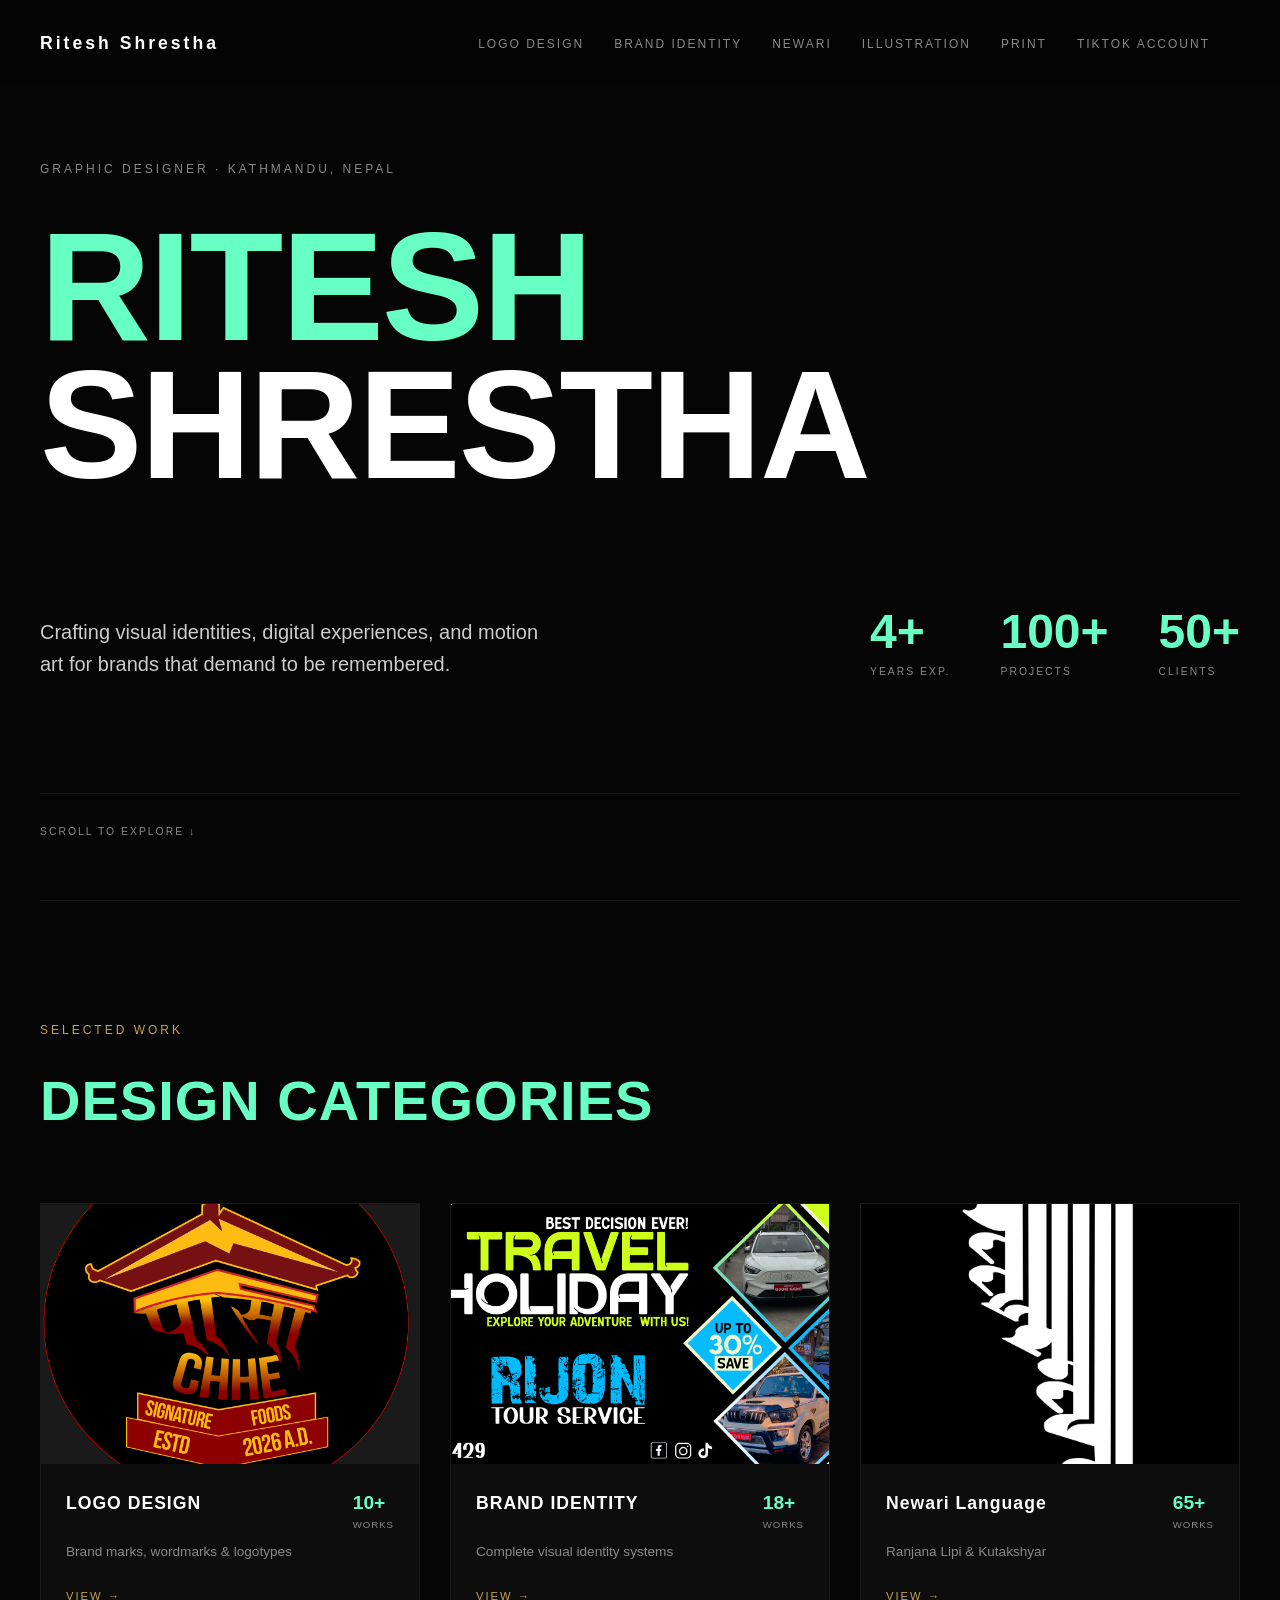
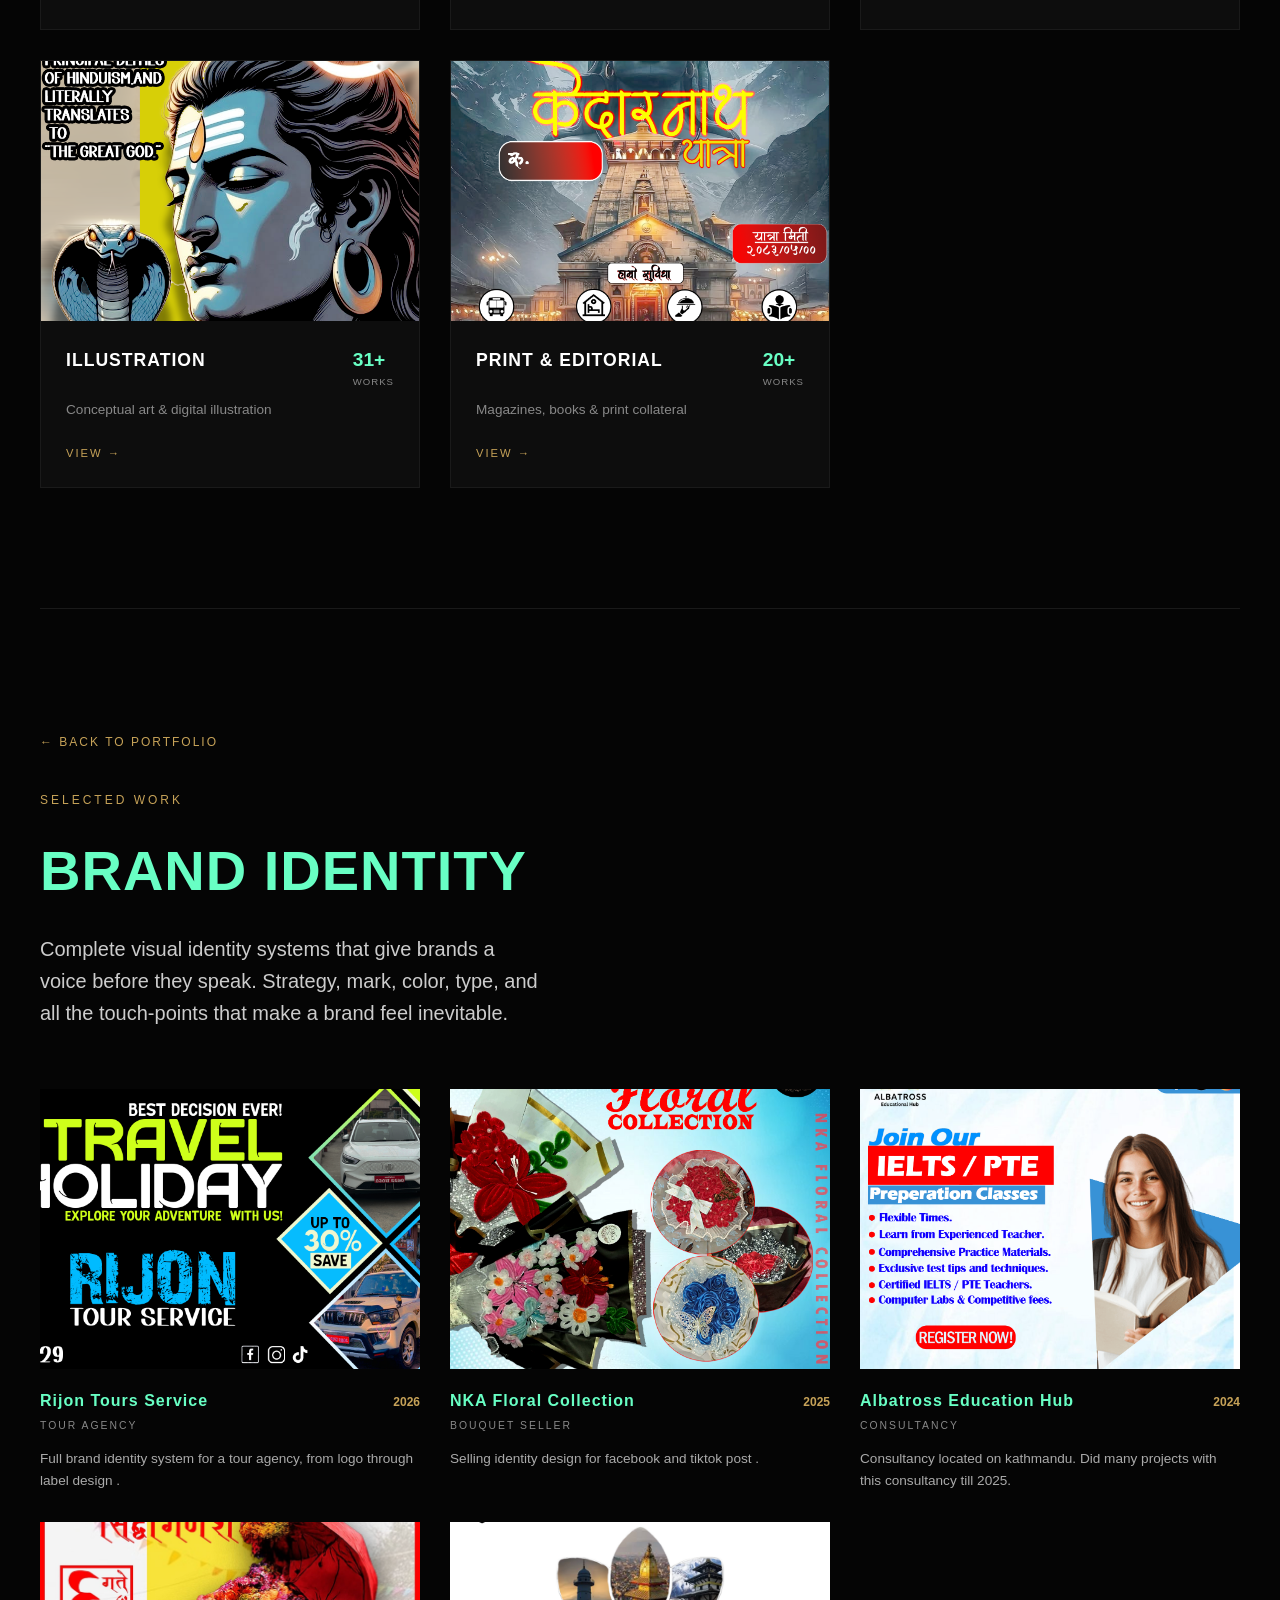
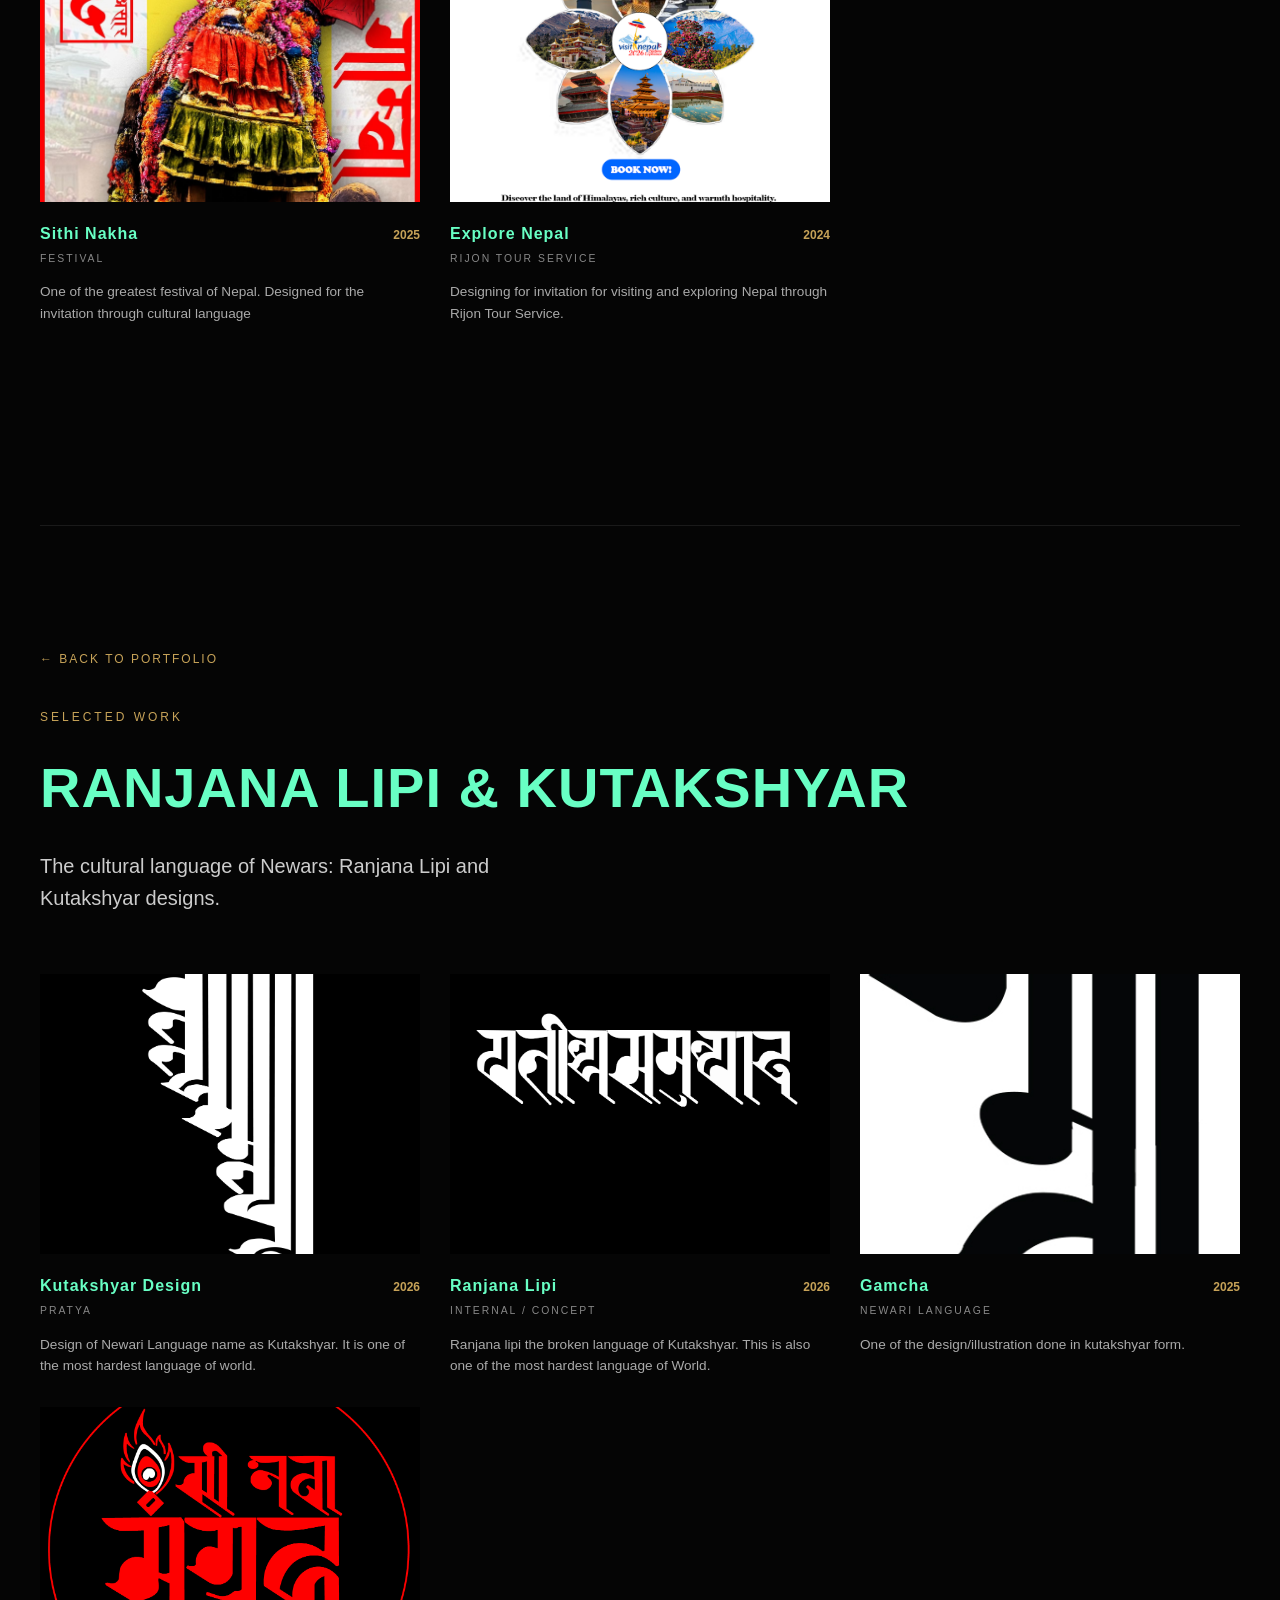
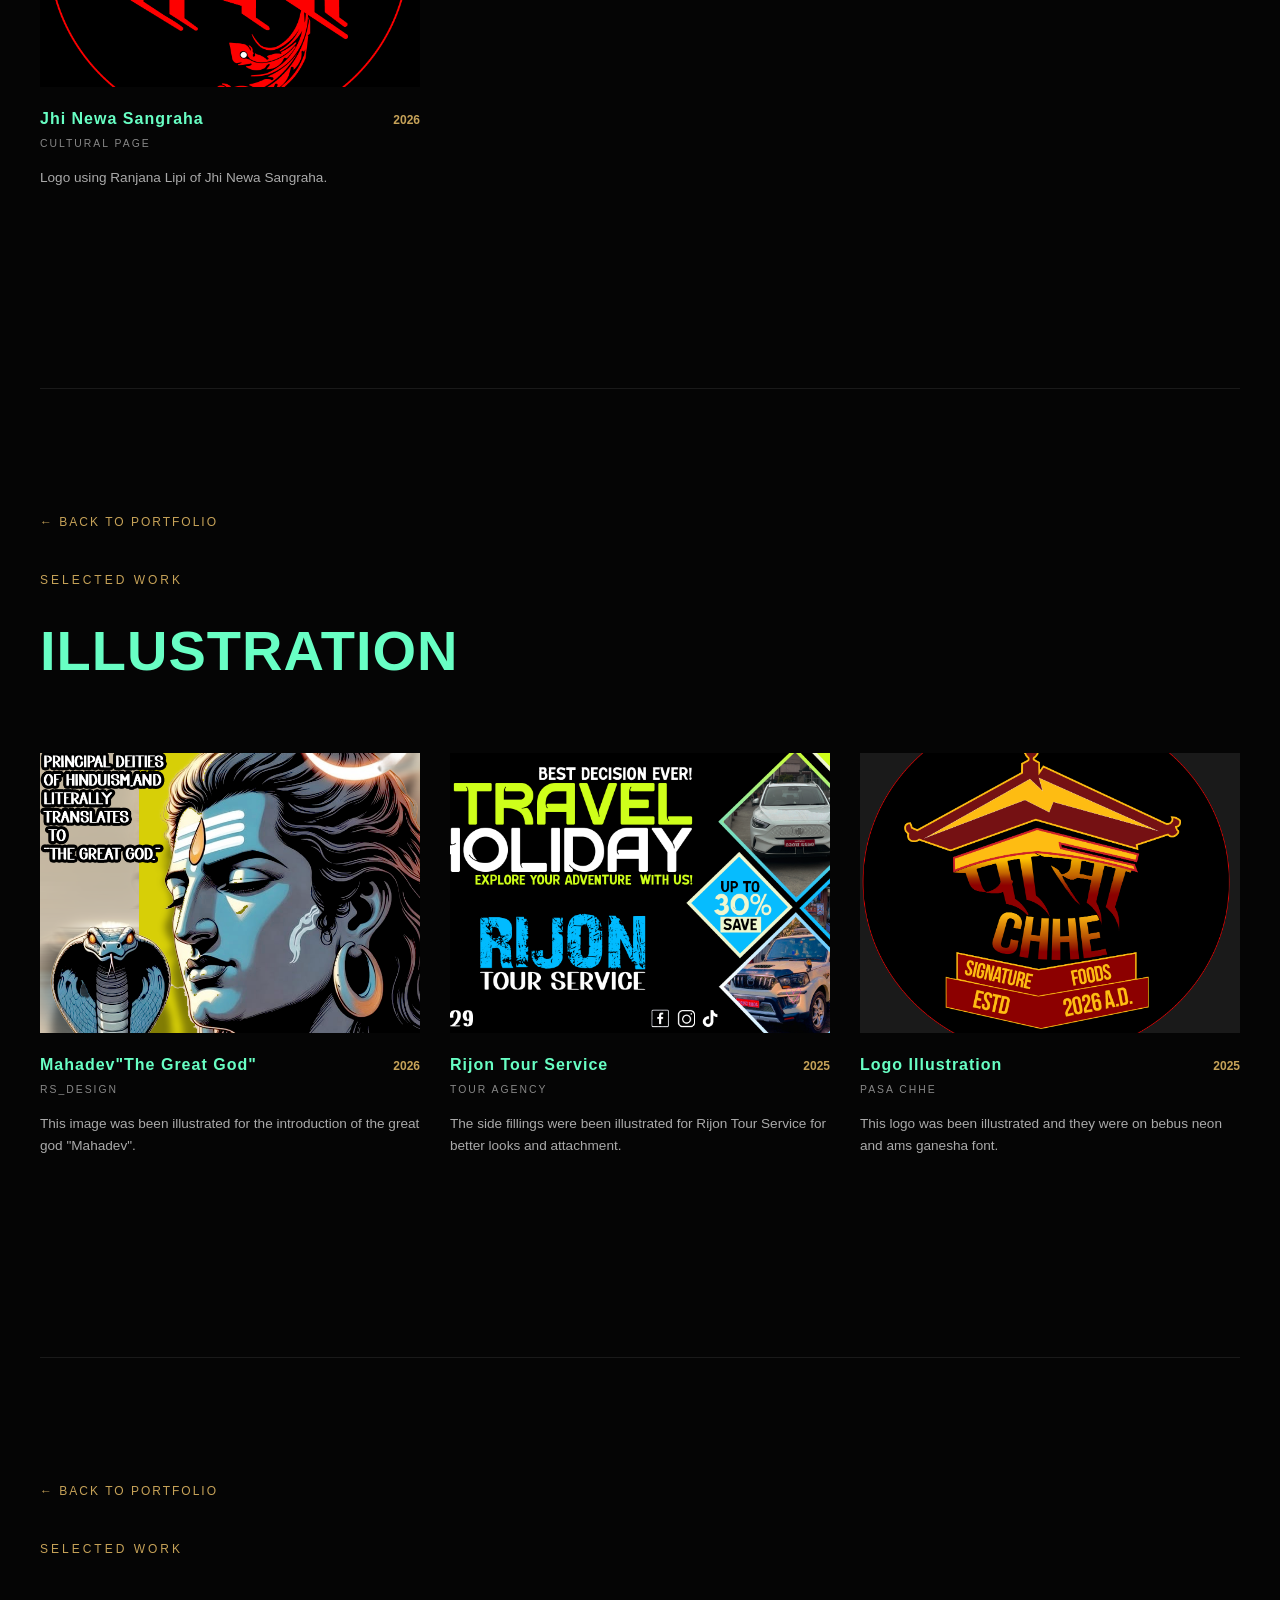
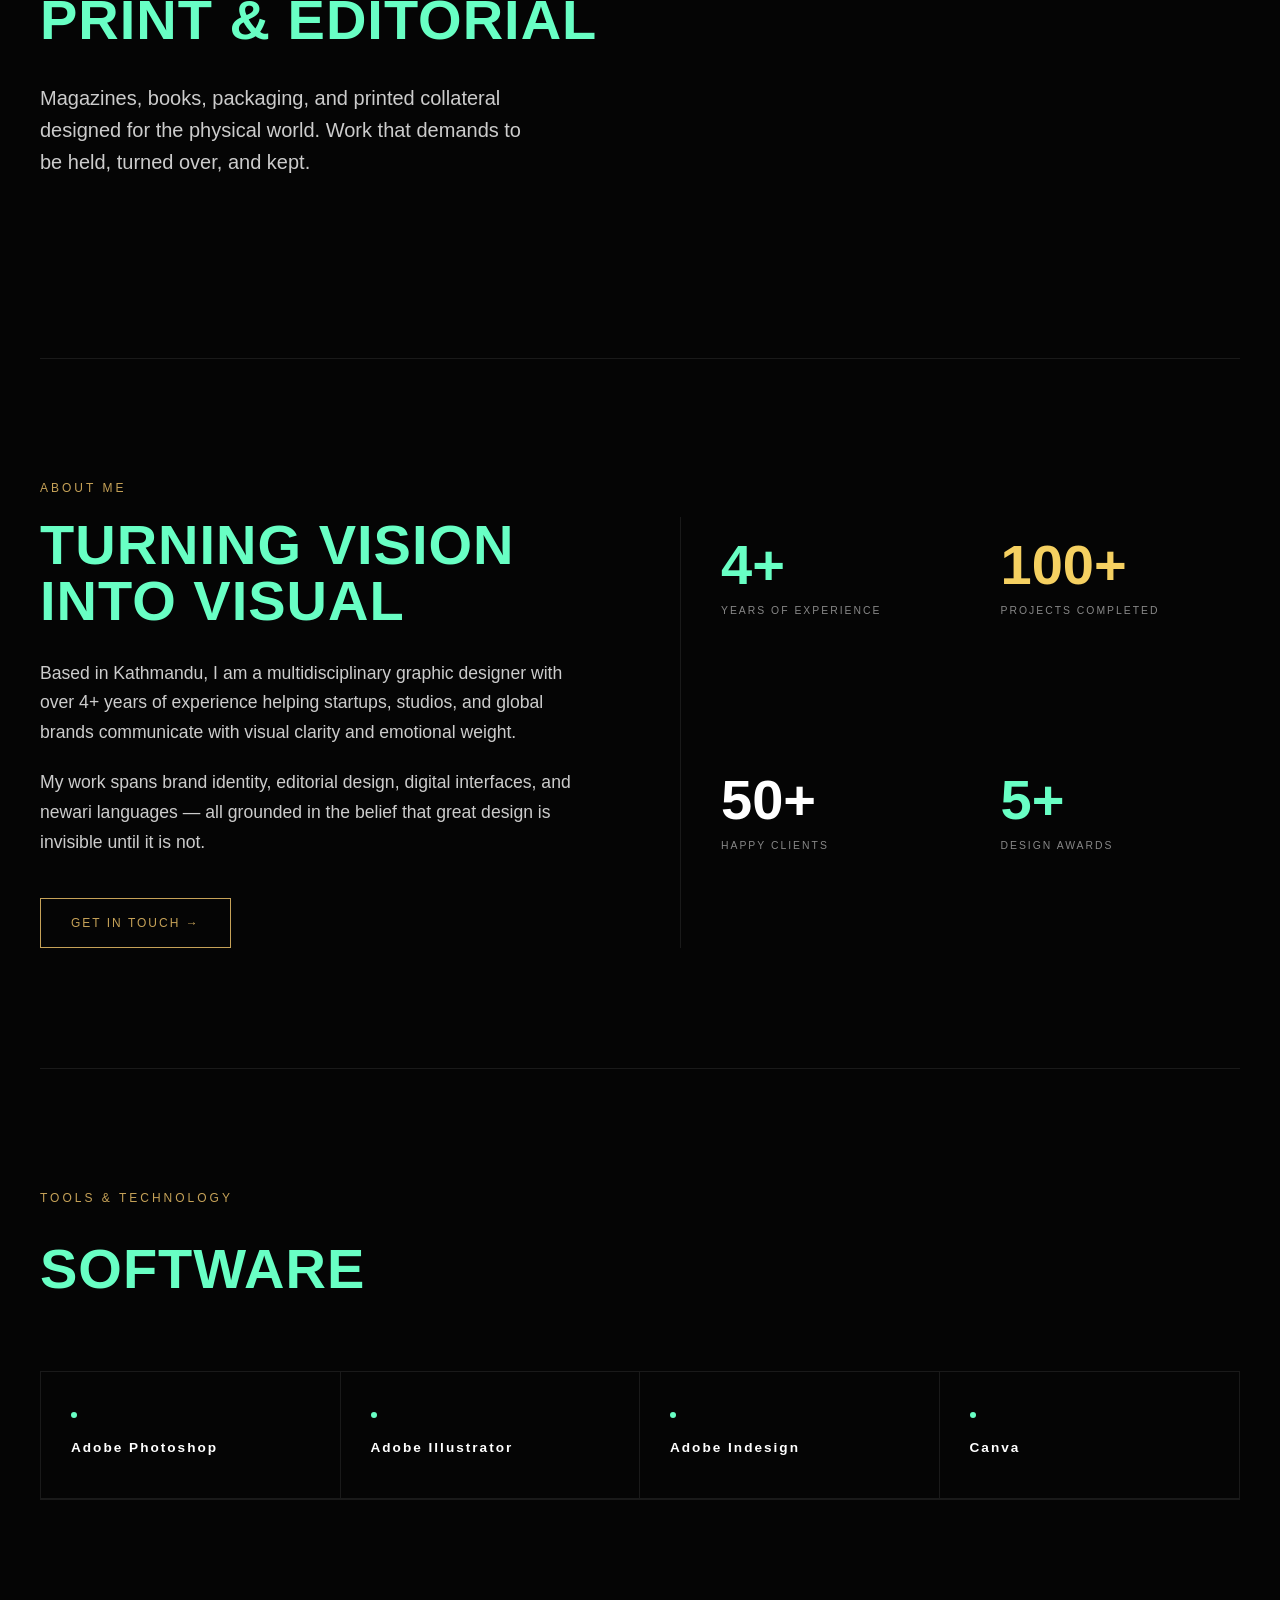
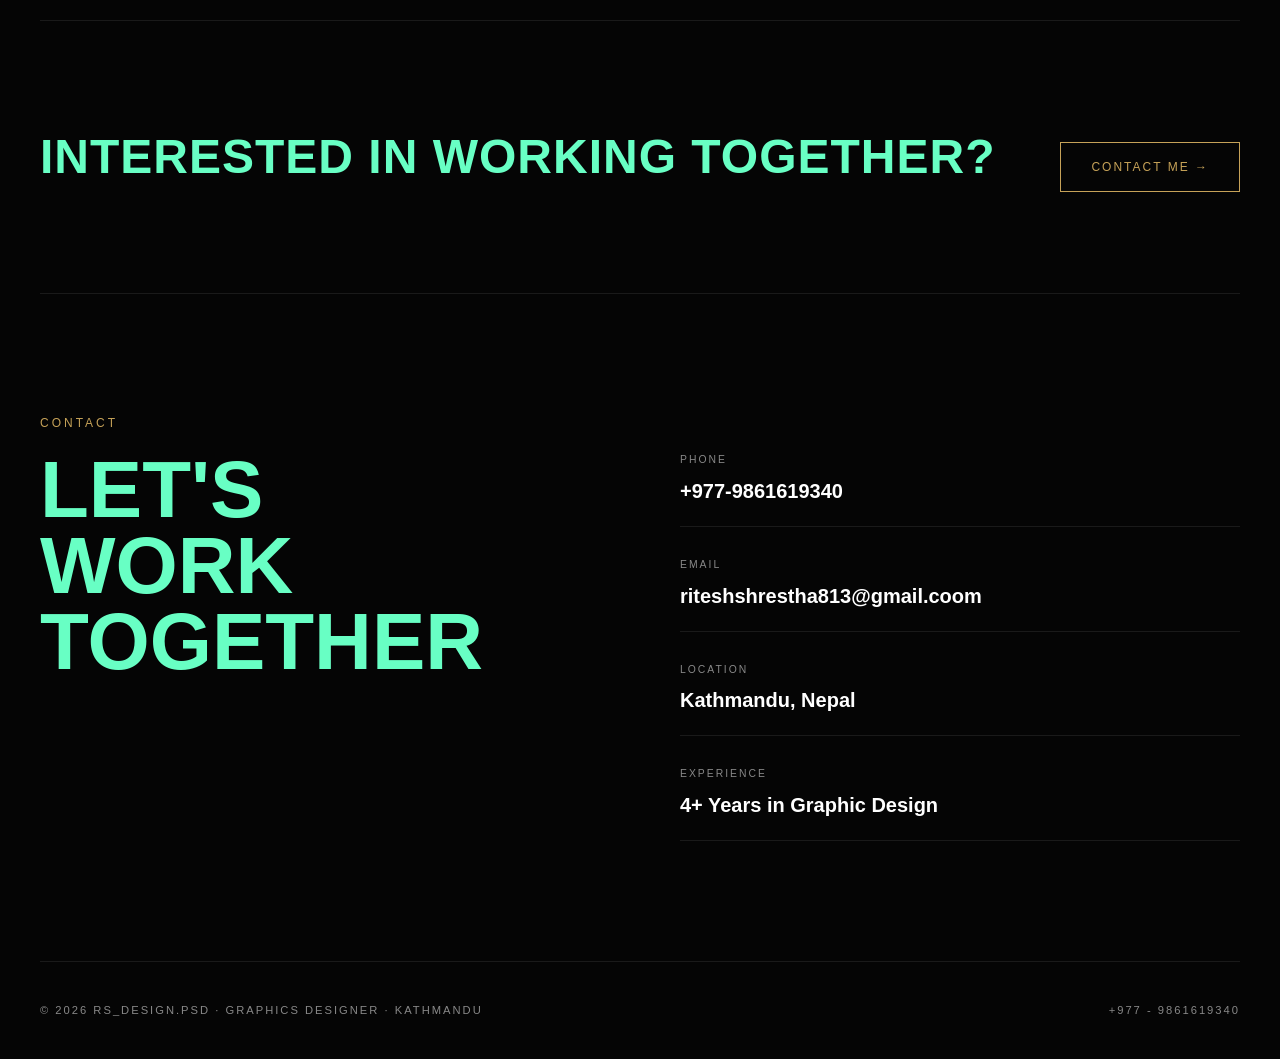
<file: index.html>
<!DOCTYPE html>
<html lang="en">
<head>
  <meta charset="UTF-8">
  <meta name="viewport" content="width=device-width, initial-scale=1.0">
  <title>Alex Moreno — Portfolio</title>
  <link rel="stylesheet" href="style2.css">
</head>
<body>

  <!-- Header Navigation -->
  <header>
    <div class="logo">Ritesh Shrestha</div>
    <nav>
      <ul>
        <li><a href="#categories">Logo Design</a></li>
        <li><a href="#brand-identity">Brand Identity</a></li>
        <li><a href="#ui-ux">Newari</a></li>
        <li><a href="#illustration">Illustration</a></li>
        <li><a href="#print">Print</a></li>
        <li><a href="https://www.tiktok.com/@rs_design.psd?is_from_webapp=1&sender_device=pc">Tiktok Account</a></li>
         </div>
      <div class="social-media-links">
          
      </div>
      </ul>
    </nav>
  </header>

  <main class="container">
    
    <!-- Hero Section -->
    <section id="hero">
      <div class="hero-top">
        <div class="subtitle">Graphic Designer &middot; Kathmandu, Nepal</div>
        <h1 class="hero-title">
          <span class="accent">Ritesh</span>
          <span class="white">Shrestha</span>
      </div>
      
      <div class="hero-bottom">
        <p class="hero-desc">Crafting visual identities, digital experiences, and motion art for brands that demand to be remembered.</p>
        <div class="hero-stats">
          <div class="stat-item">
            <span class="stat-number">4+</span>
            <span class="stat-label">Years Exp.</span>
          </div>
          <div class="stat-item">
            <span class="stat-number">100+</span>
            <span class="stat-label">Projects</span>
          </div>
          <div class="stat-item">
            <span class="stat-number">50+</span>
            <span class="stat-label">Clients</span>
          </div>
        </div>
      </div>
      <div class="scroll-indicator">Scroll to explore &darr;</div>
    </section>

    <!-- Categories Section -->
    <section id="categories">
      <div class="section-tag">Selected Work</div>
      <h2 class="section-heading">Design Categories</h2>
      
      <div class="category-grid">
        <div class="category-card">
          <img src="pasa chhe2.png" alt="Logo Design" class="category-image">
          <div class="category-info">
            <div class="category-header">
              <h3 class="category-title">LOGO DESIGN</h3>
              <div class="category-count">10+<span>WORKS</span></div>
            </div>
            <p class="category-desc">Brand marks, wordmarks & logotypes</p>
            <a href="#brand-identity" class="category-link">View &rarr;</a>
          </div>
        </div>

        <div class="category-card">
          <img src="RTS cover img.png" alt="Brand Identity" class="category-image">
          <div class="category-info">
            <div class="category-header">
              <h3 class="category-title">BRAND IDENTITY</h3>
              <div class="category-count">18+<span>WORKS</span></div>
            </div>
            <p class="category-desc">Complete visual identity systems</p>
            <a href="#brand-identity" class="category-link">View &rarr;</a>
          </div>
        </div>

        <div class="category-card">
          <img src="kutakshyar.png" alt="UI / UX Design" class="category-image">
          <div class="category-info">
            <div class="category-header">
              <h3 class="category-title">Newari Language</h3>
              <div class="category-count">65+ <span>WORKS</span></div>
            </div>
            <p class="category-desc">Ranjana Lipi & Kutakshyar</p>
            <a href="#ui-ux" class="category-link">View &rarr;</a>
          </div>
        </div>

        <div class="category-card">
          <img src="mahadev the great god.png" alt="Illustration" class="category-image">
          <div class="category-info">
            <div class="category-header">
              <h3 class="category-title">ILLUSTRATION</h3>
              <div class="category-count">31+ <span>WORKS</span></div>
            </div>
            <p class="category-desc">Conceptual art & digital illustration</p>
            <a href="#illustration" class="category-link">View &rarr;</a>
          </div>
        </div>

        <div class="category-card">
          <img src="kedarnath.png" alt="Print & Editorial" class="category-image">
          <div class="category-info">
            <div class="category-header">
              <h3 class="category-title">PRINT & EDITORIAL</h3>
              <div class="category-count">20+ <span>WORKS</span></div>
            </div>
            <p class="category-desc">Magazines, books & print collateral</p>
            <a href="#print" class="category-link">View &rarr;</a>
          </div>
        </div>
      </div>
    </section>

    <!-- Brand Identity Section -->
    <section id="brand-identity">
      <a href="#categories" class="back-link">&larr; Back to Portfolio</a>
      <div class="section-tag">Selected Work</div>
      <h2 class="section-heading">Brand Identity</h2>
      <p class="hero-desc" style="margin-top: -40px; margin-bottom: 60px;">Complete visual identity systems that give brands a voice before they speak. Strategy, mark, color, type, and all the touch-points that make a brand feel inevitable.</p>
      
      <div class="project-grid">
        <div class="project-card">
          <img src="RTS cover img.png" alt="Rijon Tours Service" class="project-image">
          <div class="project-header">
            <h3 class="project-title">Rijon Tours Service</h3>
            <span class="project-year">2026</span>
          </div>
          <div class="project-client">Tour Agency</div>
          <p class="project-desc">Full brand identity system for a tour agency, from logo through label design .</p>
        </div>

        <div class="project-card">
          <img src="flower design.png" alt="NKA Floral" class="project-image">
          <div class="project-header">
            <h3 class="project-title">NKA Floral Collection</h3>
            <span class="project-year">2025</span>
          </div>
          <div class="project-client">Bouquet Seller</div>
          <p class="project-desc">Selling identity design for facebook and tiktok post .</p>
        </div>

        <div class="project-card">
          <img src="ieltspte classes.png" alt="Albatross" class="project-image">
          <div class="project-header">
            <h3 class="project-title">Albatross Education Hub</h3>
            <span class="project-year">2024</span>
          </div>
          <div class="project-client">Consultancy</div>
          <p class="project-desc">Consultancy located on kathmandu. Did many projects with this consultancy till 2025.</p>
        </div>

        <div class="project-card">
          <img src="jatra.jpg" alt="Jatra" class="project-image">
          <div class="project-header">
            <h3 class="project-title">Sithi Nakha</h3>
            <span class="project-year">2025</span>
          </div>
          <div class="project-client">Festival</div>
          <p class="project-desc">One of the greatest festival of Nepal. Designed for the invitation through cultural language</p>
        </div>

        <div class="project-card">
          <img src="design 1.png" alt="Design" class="project-image">
          <div class="project-header">
            <h3 class="project-title">Explore Nepal</h3>
            <span class="project-year">2024</span>
          </div>
          <div class="project-client">Rijon Tour Service</div>
          <p class="project-desc">Designing for invitation for visiting and exploring Nepal through Rijon Tour Service.</p>
        </div>
      </div>
    </section>

    <!-- UI / UX Section -->
    <section id="ui-ux">
      <a href="#categories" class="back-link">&larr; Back to Portfolio</a>
      <div class="section-tag">Selected Work</div>
      <h2 class="section-heading">Ranjana Lipi & Kutakshyar</h2>
      <p class="hero-desc" style="margin-top: -40px; margin-bottom: 60px;">The cultural language of Newars: Ranjana Lipi and Kutakshyar designs.</p>
      
      <div class="project-grid">
        <div class="project-card">
          <img src="kutakshyar.png" alt="Newa Lang" class="project-image">
          <div class="project-header">
            <h3 class="project-title">Kutakshyar Design</h3>
            <span class="project-year">2026</span>
          </div>
          <div class="project-client">Pratya</div>
          <p class="project-desc">Design of Newari Language name as Kutakshyar. It is one of the most hardest language of world.</p>
        </div>

        <div class="project-card">
          <img src="ranjana lipi .png" alt="Newa lang" class="project-image">
          <div class="project-header">
            <h3 class="project-title">Ranjana Lipi</h3>
            <span class="project-year">2026</span>
          </div>
          <div class="project-client">Internal / Concept</div>
          <p class="project-desc">Ranjana lipi the broken language of Kutakshyar. This is also one of the most hardest language of World. </p>
        </div>

        <div class="project-card">
          <img src="Untitled-1.jpg" alt="Newa lang" class="project-image">
          <div class="project-header">
            <h3 class="project-title">Gamcha</h3>
            <span class="project-year">2025</span>
          </div>
          <div class="project-client">Newari Language</div>
          <p class="project-desc">One of the design/illustration done in kutakshyar form.</p>
        </div>

        <div class="project-card">
          <img src="jns final logo2.jpg" alt="Newa lang" class="project-image">
          <div class="project-header">
            <h3 class="project-title">Jhi Newa Sangraha</h3>
            <span class="project-year">2026</span>
          </div>
          <div class="project-client">Cultural Page</div>
          <p class="project-desc">Logo using Ranjana Lipi of Jhi Newa Sangraha.</p>
        </div>
      </div>
    </section>

    <!-- Illustration Section -->
    <section id="illustration">
      <a href="#categories" class="back-link">&larr; Back to Portfolio</a>
      <div class="section-tag">Selected Work</div>
      <h2 class="section-heading">Illustration</h2>
      
      <div class="project-grid">
        <div class="project-card">
          <img src="mahadev the great god.png" alt="Mahadev" class="project-image">
          <div class="project-header">
            <h3 class="project-title">Mahadev"The Great God"</h3>
            <span class="project-year">2026</span>
          </div>
          <div class="project-client">RS_Design</div>
          <p class="project-desc">This image was been illustrated for the introduction of the great god "Mahadev".</p>
        </div>

        <div class="project-card">
          <img src="RTS cover img.png" alt="AI" class="project-image">
          <div class="project-header">
            <h3 class="project-title">Rijon Tour Service</h3>
            <span class="project-year">2025</span>
          </div>
          <div class="project-client">Tour Agency</div>
          <p class="project-desc">The side fillings were been illustrated for Rijon Tour Service for better looks and attachment.</p>
        </div>

        <div class="project-card">
          <img src="pasa chhe2.png" alt="AI" class="project-image">
          <div class="project-header">
            <h3 class="project-title">Logo Illustration</h3>
            <span class="project-year">2025</span>
          </div>
          <div class="project-client">Pasa Chhe</div>
          <p class="project-desc">This logo was been illustrated and they were on bebus neon and ams ganesha font.</p>
        </div>
      </div>
    </section>

    <!-- Print Section -->
    <section id="print">
      <a href="#categories" class="back-link">&larr; Back to Portfolio</a>
      <div class="section-tag">Selected Work</div>
      <h2 class="section-heading">Print & Editorial</h2>
      <p class="hero-desc" style="margin-top: -40px; margin-bottom: 60px;">Magazines, books, packaging, and printed collateral designed for the physical world. Work that demands to be held, turned over, and kept.</p>
    </section>

    <!-- About Section -->
    <section id="about">
      <div class="section-tag">About Me</div>
      <div class="about-grid">
        <div>
          <h2 class="section-heading" style="line-height: 1; margin-bottom: 30px;">Turning Vision<br>Into Visual</h2>
          <div class="about-text">
            <p>Based in Kathmandu, I am a multidisciplinary graphic designer with over 4+ years of experience helping startups, studios, and global brands communicate with visual clarity and emotional weight.</p>
            <p>My work spans brand identity, editorial design, digital interfaces, and newari languages — all grounded in the belief that great design is invisible until it is not.</p>
          </div>
          <a href="#contact" class="btn">Get in touch &rarr;</a>
        </div>

        <div class="about-stats-grid">
          <div class="about-stat-item">
            <div class="about-stat-number green">4+</div>
            <div class="stat-label">Years of Experience</div>
          </div>
          <div class="about-stat-item">
            <div class="about-stat-number yellow">100+</div>
            <div class="stat-label">Projects Completed</div>
          </div>
          <div class="about-stat-item">
            <div class="about-stat-number">50+</div>
            <div class="stat-label">Happy Clients</div>
          </div>
          <div class="about-stat-item">
            <div class="about-stat-number green">5+</div>
            <div class="stat-label">Design Awards</div>
          </div>
        </div>
      </div>
    </section>

    <!-- Tools & Software Section -->
    <section id="software">
      <div class="section-tag">Tools & Technology</div>
      <h2 class="section-heading">Software</h2>

      <div class="software-grid">
        <div class="software-item">
          <div class="software-dot"></div>
          <div class="software-name">Adobe Photoshop</div>
        </div>
        <div class="software-item">
          <div class="software-dot"></div>
          <div class="software-name">Adobe Illustrator</div>
        </div>
        <div class="software-item">
          <div class="software-dot"></div>
          <div class="software-name">Adobe Indesign</div>
        </div>
        <div class="software-item">
          <div class="software-dot"></div>
          <div class="software-name">Canva</div>
        </div>
    </section>

    <!-- CTA Banner -->
    <div class="cta-banner">
      <h2 class="cta-title">INTERESTED IN WORKING TOGETHER?</h2>
      <a href="#contact" class="btn">CONTACT ME &rarr;</a>
    </div>

    <!-- Contact Section -->
    <section id="contact">
      <div class="section-tag">Contact</div>
      <div class="contact-grid">
        <h2 class="contact-title">Let's<br>Work<br>Together</h2>

        <div class="contact-details">
          <div class="contact-item">
            <div class="contact-label">Phone</div>
            <div class="contact-value">+977-9861619340</div>
          </div>
          <div class="contact-item">
            <div class="contact-label">Email</div>
            <div class="contact-value">riteshshrestha813@gmail.coom</div>
          </div>
          <div class="contact-item">
            <div class="contact-label">Location</div>
            <div class="contact-value">Kathmandu, Nepal</div>
          </div>
          <div class="contact-item">
            <div class="contact-label">Experience</div>
            <div class="contact-value">4+ Years in Graphic Design</div>
          </div>
        </div>
      </div>
    </section>

    <!-- Footer Section -->
    <footer>
      <div>&copy; 2026 RS_DESIGN.Psd &middot; GRAPHICS DESIGNER &middot; Kathmandu</div>
      <div>+977 - 9861619340</div>
    </footer>
  </main>

</body>
</html>
</file>
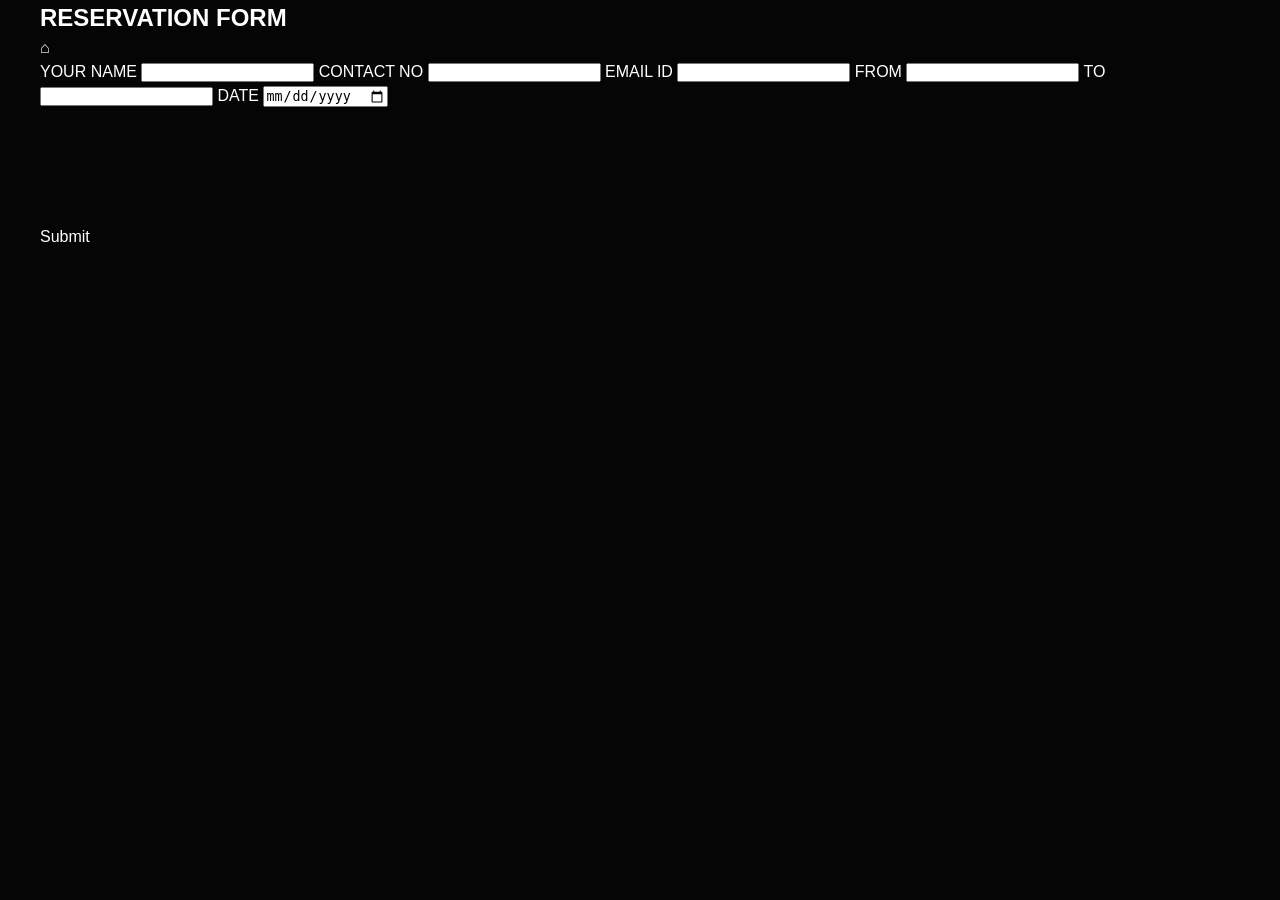
<file: index2.html>
<!DOCTYPE html>
<html lang="en">
<head>
    <meta charset="UTF-8">
    <meta name="viewport" content="width=device-width, initial-scale=1.0">
    <title>Reservation Form</title>
    <link rel="stylesheet" href="style2.css">
    
</head>
<body>

    <div class="container">

        <div class="header">
            <h2>RESERVATION FORM</h2>
            <a href="index.html" class="home-icon">⌂</a>
        </div>

        <form>

            <label>YOUR NAME</label>
            <input type="text" required>

            <label>CONTACT NO</label>
            <input type="number" required>

            <label>EMAIL ID</label>
            <input type="email" required>

            <label>FROM</label>
            <input type="text" required>

            <label>TO</label>
            <input type="text" required>

            <label>DATE</label>
            <input type="date" required>

           

      
        </form>
        <pre>





        </pre>


            <a href="index3.html" class="submit-btn">Submit</a>
           

    </div>

</body>
</html>
</file>
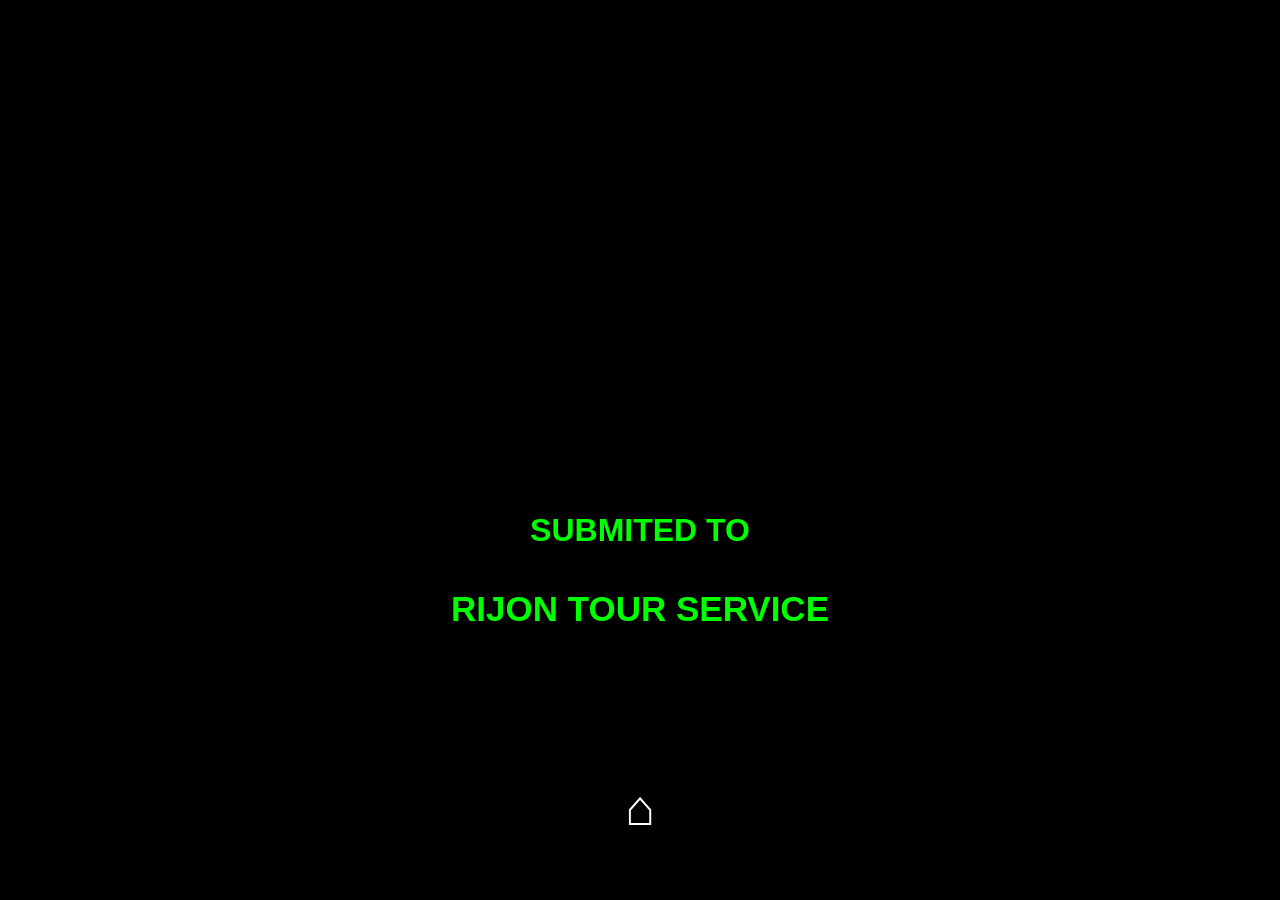
<file: index3.html>
<!DOCTYPE html>
<html lang="en">
<head>
    <meta charset="UTF-8">
    <meta name="viewport" content="width=device-width, initial-scale=1.0">
    <title>Submitted</title>
    <link rel="stylesheet" href="style3.css">
</head>
<body>

    <div class="container">
        <h1>SUBMITED TO</h1>
        <h2>RIJON TOUR SERVICE</h2>

        <a href="index.html" class="home-btn">⌂</a>
    </div>

</body>
</html>
</file>
<file: style2.css>
:root {
  --bg-color: #050505;
  --accent-green: #68ffc4;
  --accent-gold: #c6a258;
  --text-white: #ffffff;
  --text-muted: #888888;
  --border-color: #1a1a1a;
  --card-bg: #0d0d0d;
  --font-main: -apple-system, BlinkMacSystemFont, "Segoe UI", Roboto, Helvetica, Arial, sans-serif;
}

* {
  margin: 0;
  padding: 0;
  box-sizing: border-box;
}

body {
  background-color: var(--bg-color);
  color: var(--text-white);
  font-family: var(--font-main);
  line-height: 1.5;
  -webkit-font-smoothing: antialiased;
}

a {
  color: inherit;
  text-decoration: none;
}

.container {
  max-width: 1400px;
  margin: 0 auto;
  padding: 0 40px;
}

/* Navigation */
header {
  padding: 30px 40px;
  display: flex;
  justify-content: space-between;
  align-items: center;
  position: fixed;
  top: 0;
  left: 0;
  width: 100%;
  background-color: rgba(5, 5, 5, 0.9);
  backdrop-filter: blur(10px);
  z-index: 100;
}

.logo {
  font-weight: 900;
  letter-spacing: 3px;
  font-size: 1.1rem;
}

nav ul {
  display: flex;
  list-style: none;
  gap: 30px;
}

nav a {
  font-size: 0.75rem;
  letter-spacing: 2px;
  text-transform: uppercase;
  color: var(--text-muted);
  transition: color 0.3s;
}

nav a:hover, nav a.active {
  color: var(--accent-gold);
}

/* Base Section Layout */
section {
  padding: 120px 0;
  border-top: 1px solid var(--border-color);
}

.section-tag {
  font-size: 0.75rem;
  letter-spacing: 3px;
  text-transform: uppercase;
  color: var(--accent-gold);
  margin-bottom: 20px;
}

.section-heading {
  font-size: 3.5rem;
  font-weight: 900;
  color: var(--accent-green);
  text-transform: uppercase;
  letter-spacing: 1px;
  margin-bottom: 60px;
}

/* Hero Section */
#hero {
  min-height: 100vh;
  padding-top: 160px;
  padding-bottom: 60px;
  display: flex;
  flex-direction: column;
  justify-content: space-between;
  border-top: none;
}

.subtitle {
  font-size: 0.75rem;
  letter-spacing: 3px;
  text-transform: uppercase;
  color: var(--text-muted);
  margin-bottom: 40px;
}

.hero-title {
  font-size: clamp(4rem, 12vw, 10rem);
  font-weight: 900;
  line-height: 0.9;
  letter-spacing: -2px;
  text-transform: uppercase;
}

.hero-title .accent {
  color: var(--accent-green);
  display: block;
}

.hero-title .white {
  color: var(--text-white);
  display: block;
}

.hero-bottom {
  display: grid;
  grid-template-columns: 1fr 1fr;
  gap: 40px;
  margin-top: 60px;
  align-items: flex-end;
}

.hero-desc {
  font-size: 1.25rem;
  color: #ccc;
  max-width: 500px;
  line-height: 1.6;
}

.hero-stats {
  display: flex;
  gap: 50px;
  justify-content: flex-end;
}

.stat-item {
  display: flex;
  flex-direction: column;
}

.stat-number {
  font-size: 3rem;
  font-weight: 800;
  color: var(--accent-green);
  line-height: 1;
}

.stat-label {
  font-size: 0.65rem;
  letter-spacing: 2px;
  text-transform: uppercase;
  color: var(--text-muted);
  margin-top: 8px;
}

.scroll-indicator {
  margin-top: 60px;
  font-size: 0.65rem;
  letter-spacing: 2px;
  text-transform: uppercase;
  color: var(--text-muted);
  border-top: 1px solid var(--border-color);
  padding-top: 30px;
}

/* Category Grid Section */
.category-grid {
  display: grid;
  grid-template-columns: repeat(3, 1fr);
  gap: 30px;
}

.category-card {
  background-color: var(--card-bg);
  border: 1px solid var(--border-color);
  display: flex;
  flex-direction: column;
}

.category-image {
  width: 100%;
  height: 260px;
  object-fit: cover;
  background-color: #1a1a1a;
}

.category-info {
  padding: 25px;
  display: flex;
  flex-direction: column;
  flex-grow: 1;
}

.category-header {
  display: flex;
  justify-content: space-between;
  align-items: baseline;
  margin-bottom: 10px;
}

.category-title {
  font-size: 1.1rem;
  font-weight: 800;
  letter-spacing: 1px;
}

.category-count {
  color: var(--accent-green);
  font-weight: 800;
  font-size: 1.2rem;
}

.category-count span {
  display: block;
  font-size: 0.6rem;
  color: var(--text-muted);
  font-weight: normal;
  letter-spacing: 1px;
  text-align: right;
}

.category-desc {
  font-size: 0.85rem;
  color: var(--text-muted);
  margin-bottom: 25px;
}

.category-link {
  font-size: 0.7rem;
  letter-spacing: 2px;
  text-transform: uppercase;
  color: var(--accent-gold);
  margin-top: auto;
}

/* Project Sub-Pages Header / Layout */
.category-hero {
  padding-top: 180px;
  padding-bottom: 60px;
}

.back-link {
  display: inline-block;
  font-size: 0.75rem;
  letter-spacing: 2px;
  text-transform: uppercase;
  color: var(--accent-gold);
  margin-bottom: 40px;
  transition: opacity 0.3s;
}

.back-link:hover {
  opacity: 0.8;
}

.project-grid {
  display: grid;
  grid-template-columns: repeat(3, 1fr);
  gap: 30px;
  margin-bottom: 80px;
}

.project-card {
  display: flex;
  flex-direction: column;
}

.project-image {
  width: 100%;
  height: 280px;
  object-fit: cover;
  background-color: #1a1a1a;
  margin-bottom: 20px;
}

.project-header {
  display: flex;
  justify-content: space-between;
  align-items: baseline;
  margin-bottom: 5px;
}

.project-title {
  font-size: 1rem;
  font-weight: 800;
  letter-spacing: 1px;
  color: var(--accent-green);
}

.project-year {
  font-size: 0.75rem;
  color: var(--accent-gold);
  font-weight: 700;
}

.project-client {
  font-size: 0.65rem;
  letter-spacing: 2px;
  text-transform: uppercase;
  color: var(--text-muted);
  margin-bottom: 15px;
}

.project-desc {
  font-size: 0.85rem;
  color: #aaa;
  line-height: 1.6;
}

/* CTA Banner Section */
.cta-banner {
  display: flex;
  justify-content: space-between;
  align-items: center;
  padding: 100px 0;
  border-top: 1px solid var(--border-color);
}

.cta-title {
  font-size: 3rem;
  font-weight: 900;
  color: var(--accent-green);
  letter-spacing: 1px;
  text-transform: uppercase;
}

/* About Section */
.about-grid {
  display: grid;
  grid-template-columns: 1fr 1fr;
  gap: 80px;
}

.about-text {
  font-size: 1.1rem;
  color: #ccc;
  line-height: 1.7;
}

.about-text p {
  margin-bottom: 20px;
}

.about-stats-grid {
  display: grid;
  grid-template-columns: 1fr 1fr;
  gap: 40px;
  border-left: 1px solid var(--border-color);
  padding-left: 40px;
}

.about-stat-item {
  padding: 20px 0;
}

.about-stat-number {
  font-size: 3.5rem;
  font-weight: 800;
  line-height: 1;
  margin-bottom: 10px;
}

.about-stat-number.yellow { color: #f5d061; }
.about-stat-number.green { color: var(--accent-green); }

.btn {
  display: inline-block;
  padding: 15px 30px;
  border: 1px solid var(--accent-gold);
  color: var(--accent-gold);
  font-size: 0.75rem;
  letter-spacing: 2px;
  text-transform: uppercase;
  margin-top: 20px;
  transition: all 0.3s;
}

.btn:hover {
  background-color: var(--accent-gold);
  color: #000;
}

/* Software Section */
.software-grid {
  display: grid;
  grid-template-columns: repeat(4, 1fr);
  border: 1px solid var(--border-color);
}

.software-item {
  padding: 40px 30px;
  border-right: 1px solid var(--border-color);
  border-bottom: 1px solid var(--border-color);
  position: relative;
}

.software-item:nth-child(4n) {
  border-right: none;
}

.software-dot {
  width: 6px;
  height: 6px;
  background-color: var(--accent-green);
  border-radius: 50%;
  margin-bottom: 20px;
}

.software-name {
  font-size: 0.85rem;
  letter-spacing: 2px;
  font-weight: 700;
}

/* Contact Section */
.contact-grid {
  display: grid;
  grid-template-columns: 1fr 1fr;
  gap: 80px;
}

.contact-title {
  font-size: 5rem;
  font-weight: 900;
  line-height: 0.95;
  color: var(--accent-green);
  text-transform: uppercase;
}

.contact-details {
  display: flex;
  flex-direction: column;
  gap: 30px;
}

.contact-item {
  border-bottom: 1px solid var(--border-color);
  padding-bottom: 20px;
}

.contact-label {
  font-size: 0.65rem;
  letter-spacing: 2px;
  text-transform: uppercase;
  color: var(--text-muted);
  margin-bottom: 8px;
}

.contact-value {
  font-size: 1.25rem;
  font-weight: 700;
}

/* Footer */
footer {
  padding: 40px 0;
  border-top: 1px solid var(--border-color);
  font-size: 0.7rem;
  letter-spacing: 2px;
  color: var(--text-muted);
  text-transform: uppercase;
  display: flex;
  justify-content: space-between;
}

/* Responsive */
@media (max-width: 900px) {
  .category-grid, .software-grid, .project-grid {
    grid-template-columns: repeat(2, 1fr);
  }
  .about-grid, .contact-grid, .hero-bottom, .cta-banner {
    grid-template-columns: 1fr;
    flex-direction: column;
    align-items: flex-start;
    gap: 30px;
  }
  .software-item:nth-child(4n) {
    border-right: 1px solid var(--border-color);
  }
  .software-item:nth-child(2n) {
    border-right: none;
  }
}

@media (max-width: 600px) {
  .project-grid, .category-grid, .software-grid {
    grid-template-columns: 1fr;
  }
}
</file>
<file: style3.css>
body {
    background: black;
    margin: 0;
    padding: 0;
    color: #00FF00;   /* Neon green text */
    font-family: Arial, sans-serif;
    text-align: center;
}

.container {
    margin-top: 40%;
}

h1 {
    font-size: 32px;
    margin-bottom: 40px;
}

h2 {
    font-size: 35px;
    margin-bottom: 150px;
}

.home-btn {
    font-size: 50px;
    text-decoration: none;
    color: white;
}
</file>
